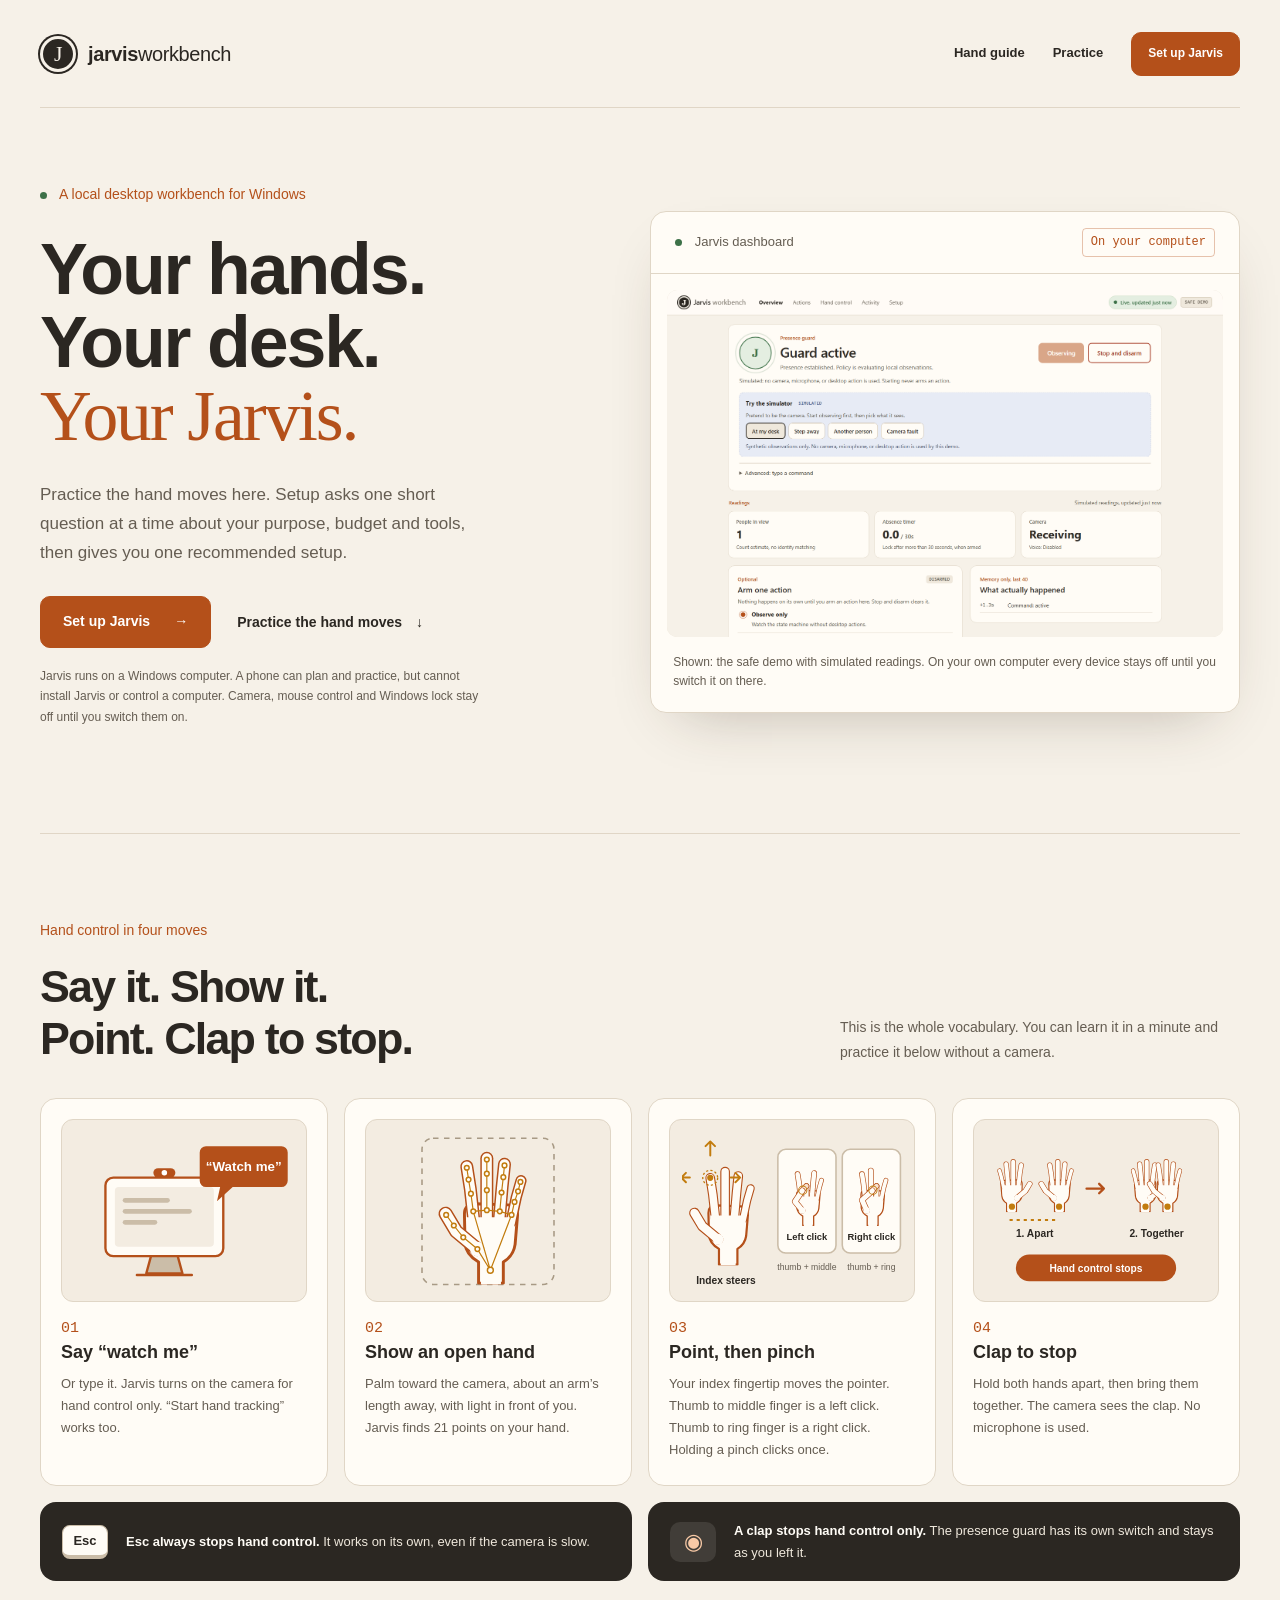
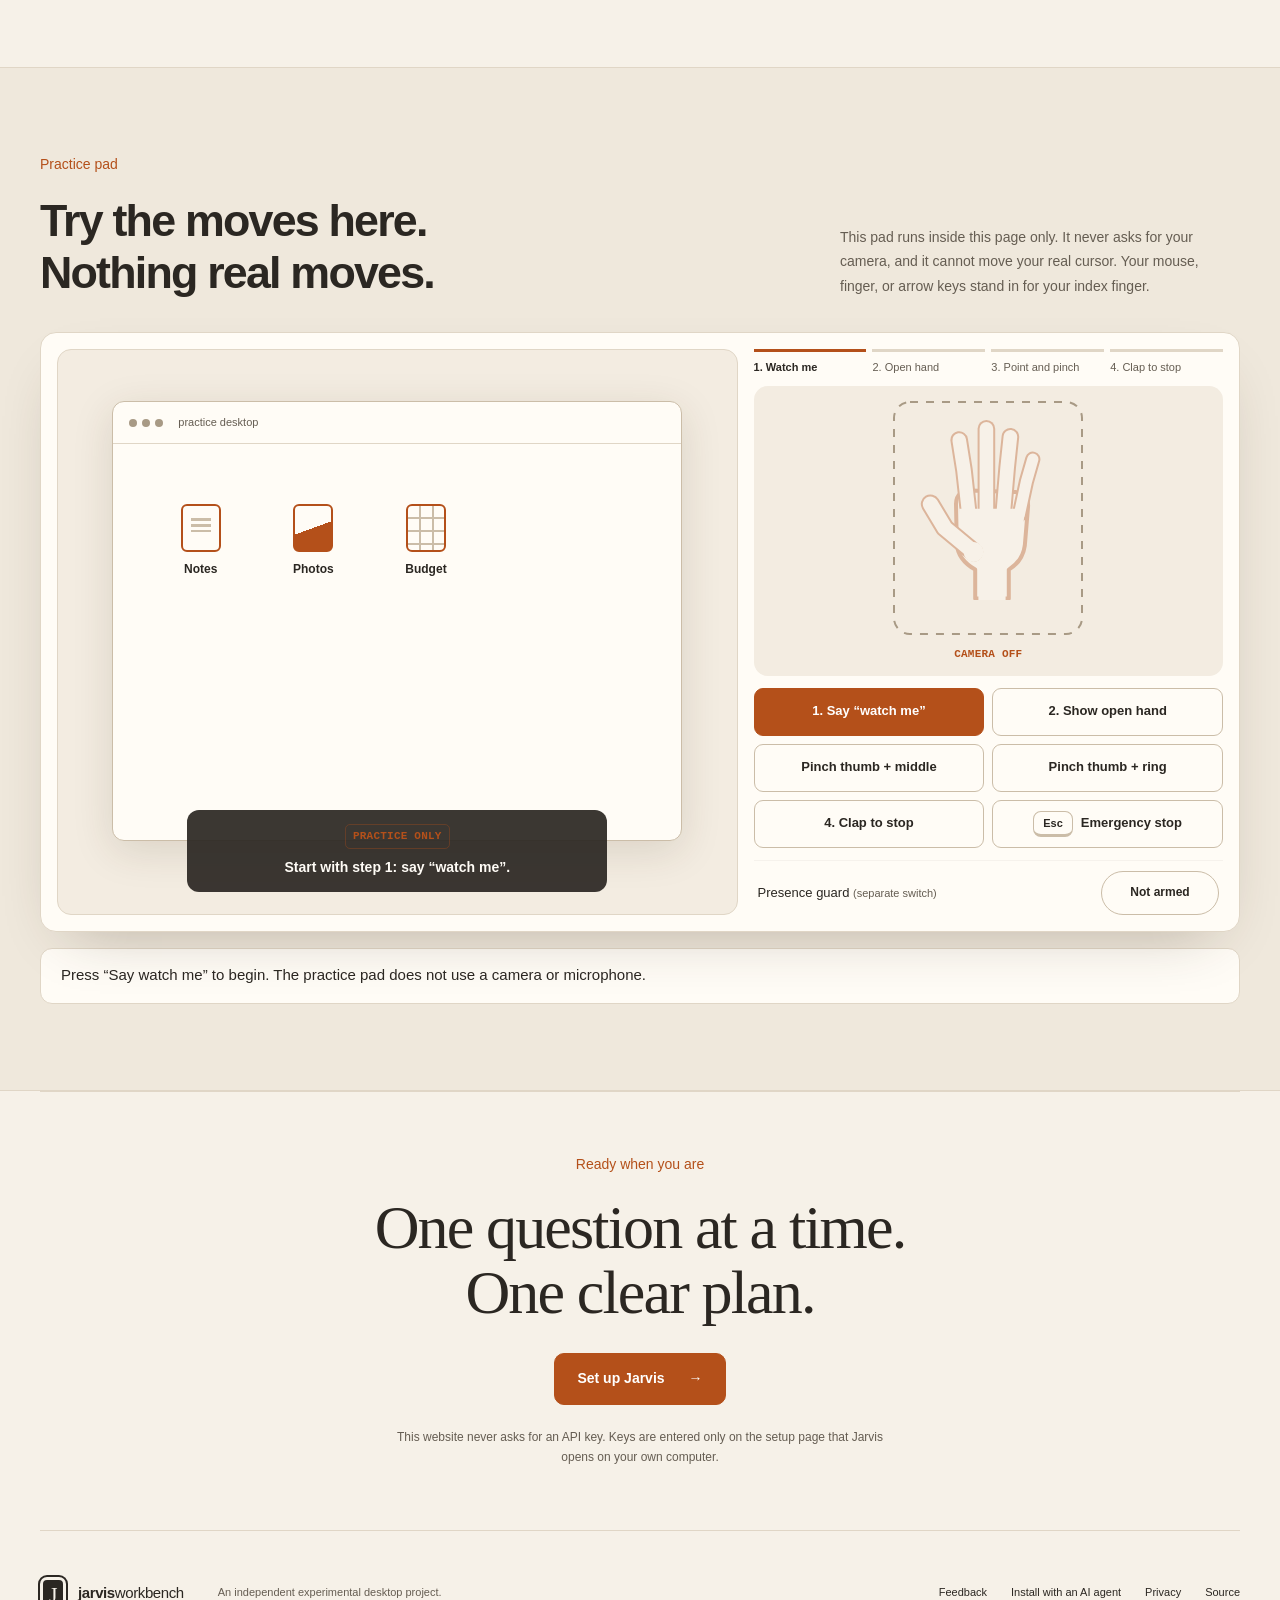
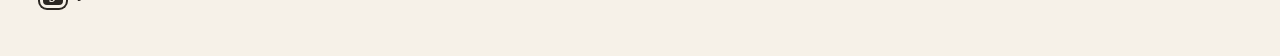
<file: website/index.html>
<!doctype html>
<html lang="en">
<head>
  <meta charset="utf-8"><meta name="viewport" content="width=device-width,initial-scale=1"><meta name="theme-color" content="#f6f1e8">
  <meta name="description" content="Set up Jarvis on your Windows computer one question at a time. See the four hand moves and practice them here first.">
  <meta http-equiv="Content-Security-Policy" content="default-src 'self'; script-src 'self'; style-src 'self'; img-src 'self' data:; connect-src 'self'; object-src 'none'; base-uri 'none'; form-action 'self'">
  <title>Get Jarvis Workbench | Your hands. Your desk.</title>
  <link rel="icon" href="favicon.svg">
  <link rel="stylesheet" href="site.css"><script src="site.js" defer></script>
</head>
<body>
  <a class="skip" href="#main">Skip to content</a>
  <svg class="sprite" aria-hidden="true" focusable="false" xmlns="http://www.w3.org/2000/svg">
    <defs>
      <path id="g-palm" d="M60 120C60 108 68 103 78 103L134 105C145 106 151 113 150 124L146 172C144 186 136 196 126 202L126 238 84 238 84 202C70 194 62 184 61 170Z"/>
      <path id="g-cover" d="M64 126 146 126 142 172C140 184 134 192 122 198L122 240 88 240 88 198C74 191 66 182 65 170Z"/>
      <path id="g-index" d="M76 132 70 78 64 40" fill="none" stroke-linecap="round" stroke-linejoin="round"/>
      <path id="g-middle" d="M98 132 98 70 98 26" fill="none" stroke-linecap="round" stroke-linejoin="round"/>
      <path id="g-ring" d="M119 132 124 74 128 36" fill="none" stroke-linecap="round" stroke-linejoin="round"/>
      <path id="g-pinky" d="M139 134 148 92 156 64" fill="none" stroke-linecap="round" stroke-linejoin="round"/>
      <path id="g-thumb" d="M82 180 46 150 28 120" fill="none" stroke-linecap="round" stroke-linejoin="round"/>
      <path id="g-middle-base" d="M98 132 98 86" fill="none" stroke-linecap="round" stroke-linejoin="round"/>
      <path id="g-middle-tip" d="M98 86 84 100" fill="none" stroke-linecap="round" stroke-linejoin="round"/>
      <path id="g-thumb-middle" d="M82 180 54 146 82 104" fill="none" stroke-linecap="round" stroke-linejoin="round"/>
      <path id="g-ring-base" d="M119 132 120 86" fill="none" stroke-linecap="round" stroke-linejoin="round"/>
      <path id="g-ring-tip" d="M120 86 106 100" fill="none" stroke-linecap="round" stroke-linejoin="round"/>
      <path id="g-thumb-ring" d="M82 180 64 140 104 104" fill="none" stroke-linecap="round" stroke-linejoin="round"/>
    </defs>
    <symbol id="g-hand-open" viewBox="0 0 200 240">
      <use href="#g-palm" fill="#fffcf6" stroke="#b4501a" stroke-width="5" stroke-linejoin="round"/>
      <use href="#g-pinky" stroke="#b4501a" stroke-width="19"/><use href="#g-pinky" stroke="#fffcf6" stroke-width="14"/><use href="#g-ring" stroke="#b4501a" stroke-width="22"/><use href="#g-ring" stroke="#fffcf6" stroke-width="17"/><use href="#g-middle" stroke="#b4501a" stroke-width="22"/><use href="#g-middle" stroke="#fffcf6" stroke-width="17"/><use href="#g-index" stroke="#b4501a" stroke-width="22"/><use href="#g-index" stroke="#fffcf6" stroke-width="17"/>
      <use href="#g-cover" fill="#fffcf6"/>
      <use href="#g-thumb" stroke="#b4501a" stroke-width="24"/><use href="#g-thumb" stroke="#fffcf6" stroke-width="19"/><circle cx="82" cy="180" r="12.5" fill="#fffcf6"/>
    </symbol>
    <symbol id="g-hand-left-click" viewBox="0 0 200 240">
      <use href="#g-palm" fill="#fffcf6" stroke="#b4501a" stroke-width="5" stroke-linejoin="round"/>
      <use href="#g-pinky" stroke="#b4501a" stroke-width="19"/><use href="#g-pinky" stroke="#fffcf6" stroke-width="14"/><use href="#g-ring" stroke="#b4501a" stroke-width="22"/><use href="#g-ring" stroke="#fffcf6" stroke-width="17"/><use href="#g-index" stroke="#b4501a" stroke-width="22"/><use href="#g-index" stroke="#fffcf6" stroke-width="17"/><use href="#g-middle-base" stroke="#b4501a" stroke-width="22"/><use href="#g-middle-base" stroke="#fffcf6" stroke-width="17"/>
      <use href="#g-cover" fill="#fffcf6"/>
      <use href="#g-middle-tip" stroke="#b4501a" stroke-width="22"/><use href="#g-middle-tip" stroke="#f8e4d3" stroke-width="17"/>
      <use href="#g-thumb-middle" stroke="#b4501a" stroke-width="24"/><use href="#g-thumb-middle" stroke="#fffcf6" stroke-width="19"/><circle cx="82" cy="180" r="12.5" fill="#fffcf6"/>
      <circle cx="84" cy="102" r="16" fill="none" stroke="#c27c0e" stroke-width="4"/>
    </symbol>
    <symbol id="g-hand-right-click" viewBox="0 0 200 240">
      <use href="#g-palm" fill="#fffcf6" stroke="#b4501a" stroke-width="5" stroke-linejoin="round"/>
      <use href="#g-pinky" stroke="#b4501a" stroke-width="19"/><use href="#g-pinky" stroke="#fffcf6" stroke-width="14"/><use href="#g-middle" stroke="#b4501a" stroke-width="22"/><use href="#g-middle" stroke="#fffcf6" stroke-width="17"/><use href="#g-index" stroke="#b4501a" stroke-width="22"/><use href="#g-index" stroke="#fffcf6" stroke-width="17"/><use href="#g-ring-base" stroke="#b4501a" stroke-width="22"/><use href="#g-ring-base" stroke="#fffcf6" stroke-width="17"/>
      <use href="#g-cover" fill="#fffcf6"/>
      <use href="#g-ring-tip" stroke="#b4501a" stroke-width="22"/><use href="#g-ring-tip" stroke="#f8e4d3" stroke-width="17"/>
      <use href="#g-thumb-ring" stroke="#b4501a" stroke-width="24"/><use href="#g-thumb-ring" stroke="#fffcf6" stroke-width="19"/><circle cx="82" cy="180" r="12.5" fill="#fffcf6"/>
      <circle cx="106" cy="102" r="16" fill="none" stroke="#c27c0e" stroke-width="4"/>
    </symbol>
    <symbol id="g-index-mark" viewBox="0 0 200 240">
      <circle cx="64" cy="40" r="17" fill="none" stroke="#c27c0e" stroke-width="3" stroke-dasharray="5 5"/>
      <circle cx="64" cy="40" r="7" fill="#c27c0e"/>
    </symbol>
    <symbol id="g-landmarks" viewBox="0 0 200 240">
      <g fill="none" stroke="#c27c0e" stroke-width="2" stroke-linecap="round" stroke-linejoin="round">
        <path d="M104 216 82 180 58 160 42 140 29 122M104 216 75 116 71 86 67 62 64 42M98 114 98 80 98 52 98 28M120 116 123 84 126 58 128 38M104 216 140 122 145 100 151 82 155 66M75 116 98 114 120 116 140 122"/>
      </g>
      <g fill="#fffcf6" stroke="#c27c0e" stroke-width="2.5">
        <circle cx="104" cy="216" r="5"/><circle cx="82" cy="180" r="4"/><circle cx="58" cy="160" r="4"/><circle cx="42" cy="140" r="4"/><circle cx="29" cy="122" r="4"/>
        <circle cx="75" cy="116" r="4"/><circle cx="71" cy="86" r="4"/><circle cx="67" cy="62" r="4"/><circle cx="64" cy="42" r="4"/>
        <circle cx="98" cy="114" r="4"/><circle cx="98" cy="80" r="4"/><circle cx="98" cy="52" r="4"/><circle cx="98" cy="28" r="4"/>
        <circle cx="120" cy="116" r="4"/><circle cx="123" cy="84" r="4"/><circle cx="126" cy="58" r="4"/><circle cx="128" cy="38" r="4"/>
        <circle cx="140" cy="122" r="4"/><circle cx="145" cy="100" r="4"/><circle cx="151" cy="82" r="4"/><circle cx="155" cy="66" r="4"/>
      </g>
    </symbol>
  </svg>
  <header class="nav wrap"><a class="brand" href="index.html" aria-label="Jarvis Workbench home"><span class="brand-mark">J</span><span>jarvis<span class="brand-light">workbench</span></span></a><nav aria-label="Main"><a href="#hands">Hand guide</a><a href="#practice">Practice</a><a class="button small primary" href="setup.html">Set up Jarvis</a></nav></header>
  <main id="main">
    <section class="hero wrap">
      <div class="hero-copy"><div class="eyebrow"><span class="live-dot"></span> A local desktop workbench for Windows</div><h1>Your hands.<br>Your desk.<br><em>Your Jarvis.</em></h1><p class="lead">Practice the hand moves here. Setup asks one short question at a time about your purpose, budget and tools, then gives you one recommended setup.</p><div class="hero-actions"><a class="button primary" href="setup.html">Set up Jarvis <span aria-hidden="true">&rarr;</span></a><a class="text-link" href="#practice">Practice the hand moves <span aria-hidden="true">&darr;</span></a></div><p class="quiet">Jarvis runs on a Windows computer. A phone can plan and practice, but cannot install Jarvis or control a computer. Camera, mouse control and Windows lock stay off until you switch them on.</p></div>
      <figure class="workbench shot" id="dashboard-shot"><div class="workbench-top"><span><span class="live-dot"></span> Jarvis dashboard</span><span class="chip">On your computer</span></div><div class="shot-frame"><img id="dashboard-img" src="dashboard-preview.png" width="1440" height="1000" alt="Screenshot of the Jarvis dashboard in its safe demo, with simulated readings and the Start observing and Stop controls." decoding="async"><div class="shot-missing" aria-hidden="true"><span class="brand-mark">J</span><span>Dashboard preview</span></div></div><figcaption>Shown: the safe demo with simulated readings. On your own computer every device stays off until you switch it on there.</figcaption></figure>
    </section>
    <section class="hands section wrap" id="hands" aria-labelledby="hands-title">
      <div class="section-heading"><div><p class="eyebrow">Hand control in four moves</p><h2 id="hands-title">Say it. Show it.<br>Point. Clap to stop.</h2></div><p class="heading-note">This is the whole vocabulary. You can learn it in a minute and practice it below without a camera.</p></div>
      <ol class="gesture-steps">
        <li class="gesture-card">
          <figure>
            <svg viewBox="0 0 280 200" role="img" aria-labelledby="gs1-t gs1-d"><title id="gs1-t">Step 1: say watch me</title><desc id="gs1-d">A computer screen with a webcam on top. A speech bubble says watch me.</desc>
              <rect x="40" y="58" width="150" height="100" rx="10" fill="#fffcf6" stroke="#b4501a" stroke-width="3"/><rect x="52" y="70" width="126" height="76" rx="5" fill="#f3ece1"/><path d="M98 158h34l6 22h-46Z" fill="#cbbda8" stroke="#b4501a" stroke-width="3" stroke-linejoin="round"/><path d="M80 182h70" stroke="#b4501a" stroke-width="3" stroke-linecap="round"/><rect x="101" y="46" width="28" height="12" rx="6" fill="#b4501a"/><circle cx="115" cy="52" r="3.5" fill="#ffffff"/>
              <rect x="62" y="84" width="60" height="6" rx="3" fill="#cbbda8"/><rect x="62" y="98" width="88" height="6" rx="3" fill="#cbbda8"/><rect x="62" y="112" width="44" height="6" rx="3" fill="#cbbda8"/>
              <path d="M168 18h96a8 8 0 0 1 8 8v36a8 8 0 0 1-8 8h-62l-20 18 4-18h-18a8 8 0 0 1-8-8V26a8 8 0 0 1 8-8Z" fill="#b4501a"/><text x="216" y="50" text-anchor="middle" fill="#ffffff" font-size="17" font-weight="700" font-family="Inter,Segoe UI,Arial,sans-serif">“Watch me”</text>
            </svg>
          </figure>
          <span class="step-no">01</span><h3>Say “watch me”</h3><p>Or type it. Jarvis turns on the camera for hand control only. “Start hand tracking” works too.</p>
        </li>
        <li class="gesture-card">
          <figure>
            <svg viewBox="0 0 280 200" role="img" aria-labelledby="gs2-t gs2-d"><title id="gs2-t">Step 2: show an open hand</title><desc id="gs2-d">An open hand with the palm facing the camera. Small dots mark the points the tracker finds on the wrist, palm, and each finger.</desc>
              <rect x="56" y="8" width="168" height="186" rx="14" fill="none" stroke="#a89a85" stroke-width="2" stroke-dasharray="7 7"/>
              <use href="#g-hand-open" x="65" y="14" width="150" height="180"/><use href="#g-landmarks" x="65" y="14" width="150" height="180"/>
            </svg>
          </figure>
          <span class="step-no">02</span><h3>Show an open hand</h3><p>Palm toward the camera, about an arm’s length away, with light in front of you. Jarvis finds 21 points on your hand.</p>
        </li>
        <li class="gesture-card">
          <figure>
            <svg viewBox="0 0 280 200" role="img" aria-labelledby="gs3-t gs3-d"><title id="gs3-t">Step 3: point to steer, pinch to click</title><desc id="gs3-d">Your index fingertip steers the pointer. Touching thumb to middle fingertip is a left click. Touching thumb to ring fingertip is a right click.</desc>
              <use href="#g-hand-open" x="0" y="36" width="112" height="134"/><use href="#g-index-mark" x="0" y="36" width="112" height="134"/>
              <g fill="none" stroke="#c27c0e" stroke-width="2.5" stroke-linecap="round" stroke-linejoin="round"><path d="M36 30V12M30 18l6-6 6 6M10 58H0M5 52l-6 6 6 6M62 58h12M68 52l6 6-6 6"/></g>
              <text x="56" y="194" text-anchor="middle" fill="#2b2722" font-size="13" font-weight="700" font-family="Inter,Segoe UI,Arial,sans-serif">Index steers</text>
              <rect x="122" y="22" width="74" height="132" rx="10" fill="#fffcf6" stroke="#cbbda8" stroke-width="2"/><use href="#g-hand-left-click" x="126" y="40" width="66" height="80"/>
              <text x="159" y="138" text-anchor="middle" fill="#2b2722" font-size="12" font-weight="700" font-family="Inter,Segoe UI,Arial,sans-serif">Left click</text>
              <rect x="204" y="22" width="74" height="132" rx="10" fill="#fffcf6" stroke="#cbbda8" stroke-width="2"/><use href="#g-hand-right-click" x="208" y="40" width="66" height="80"/>
              <text x="241" y="138" text-anchor="middle" fill="#2b2722" font-size="12" font-weight="700" font-family="Inter,Segoe UI,Arial,sans-serif">Right click</text>
              <text x="159" y="176" text-anchor="middle" fill="#655d52" font-size="11" font-family="Inter,Segoe UI,Arial,sans-serif">thumb + middle</text>
              <text x="241" y="176" text-anchor="middle" fill="#655d52" font-size="11" font-family="Inter,Segoe UI,Arial,sans-serif">thumb + ring</text>
            </svg>
          </figure>
          <span class="step-no">03</span><h3>Point, then pinch</h3><p>Your index fingertip moves the pointer. Thumb to middle finger is a left click. Thumb to ring finger is a right click. Holding a pinch clicks once.</p>
        </li>
        <li class="gesture-card">
          <figure>
            <svg viewBox="0 0 280 200" role="img" aria-labelledby="gs4-t gs4-d"><title id="gs4-t">Step 4: clap to stop</title><desc id="gs4-d">First two open hands are held apart. Then the hands come together until the wrists nearly touch. Hand control stops.</desc>
              <g transform="translate(64 30) scale(-1 1)"><use href="#g-hand-open" width="60" height="72"/></g><use href="#g-hand-open" x="62" y="30" width="60" height="72"/>
              <path d="M30 112h62" stroke="#c27c0e" stroke-width="2.5" stroke-dasharray="4 5"/><circle cx="33" cy="95" r="4" fill="#c27c0e"/><circle cx="93" cy="95" r="4" fill="#c27c0e"/>
              <text x="62" y="134" text-anchor="middle" fill="#2b2722" font-size="13" font-weight="700" font-family="Inter,Segoe UI,Arial,sans-serif">1. Apart</text>
              <path d="M128 72h22M144 66l6 6-6 6" fill="none" stroke="#b4501a" stroke-width="3" stroke-linecap="round" stroke-linejoin="round"/>
              <g transform="translate(234 30) scale(-1 1)"><use href="#g-hand-open" width="60" height="72"/></g><use href="#g-hand-open" x="200" y="30" width="60" height="72"/>
              <circle cx="203" cy="95" r="4" fill="#c27c0e"/><circle cx="231" cy="95" r="4" fill="#c27c0e"/>
              <text x="217" y="134" text-anchor="middle" fill="#2b2722" font-size="13" font-weight="700" font-family="Inter,Segoe UI,Arial,sans-serif">2. Together</text>
              <rect x="38" y="156" width="204" height="34" rx="17" fill="#b4501a"/><text x="140" y="178" text-anchor="middle" fill="#ffffff" font-size="13" font-weight="700" font-family="Inter,Segoe UI,Arial,sans-serif">Hand control stops</text>
            </svg>
          </figure>
          <span class="step-no">04</span><h3>Clap to stop</h3><p>Hold both hands apart, then bring them together. The camera sees the clap. No microphone is used.</p>
        </li>
      </ol>
      <div class="stop-strip">
        <div><kbd>Esc</kbd><p><strong>Esc always stops hand control.</strong> It works on its own, even if the camera is slow.</p></div>
        <div><span class="guard-icon" aria-hidden="true">◉</span><p><strong>A clap stops hand control only.</strong> The presence guard has its own switch and stays as you left it.</p></div>
      </div>
    </section>

    <section class="practice section" id="practice" aria-labelledby="practice-title">
      <div class="wrap">
        <div class="section-heading"><div><p class="eyebrow">Practice pad</p><h2 id="practice-title">Try the moves here.<br>Nothing real moves.</h2></div><p class="heading-note">This pad runs inside this page only. It never asks for your camera, and it cannot move your real cursor. Your mouse, finger, or arrow keys stand in for your index finger.</p></div>
        <div class="pad">
          <div class="pad-stage" id="pad-stage" tabindex="0" aria-label="Practice area. After the open hand step, drag inside here or use the arrow keys to steer the practice pointer." aria-describedby="pad-status">
            <div class="pad-window" aria-hidden="true">
              <div class="window-bar"><i></i><i></i><i></i><span>practice desktop</span></div>
              <div class="pad-targets"><div class="pad-target" data-target="Notes"><span class="t-icon t-note"></span>Notes</div><div class="pad-target" data-target="Photos"><span class="t-icon t-photo"></span>Photos</div><div class="pad-target" data-target="Budget"><span class="t-icon t-sheet"></span>Budget</div></div>
              <div class="pad-menu" id="pad-menu" hidden><span>Open</span><span>Rename</span><span>Properties</span></div>
            </div>
            <svg class="pad-pointer" id="pad-pointer" viewBox="0 0 30 38" aria-hidden="true"><path d="M3 2v29l8-8 7 13 6-3-7-13 11-1Z"/></svg>
            <div class="pad-overlay" id="pad-overlay"><span class="chip-light">PRACTICE ONLY</span><strong id="pad-overlay-text">Start with step 1: say “watch me”.</strong></div>
          </div>
          <div class="pad-side">
            <ol class="pad-progress" id="pad-progress" aria-label="Practice progress">
              <li data-step="1" aria-current="step">Watch me</li><li data-step="2">Open hand</li><li data-step="3">Point and pinch</li><li data-step="4">Clap to stop</li>
            </ol>
            <div class="pad-hand" id="pad-hand-box">
              <svg viewBox="0 0 200 240" role="img" aria-labelledby="pad-hand-title" id="pad-hand-svg"><title id="pad-hand-title">Practice hand: waiting</title>
                <rect x="6" y="4" width="188" height="232" rx="16" fill="none" stroke="#a89a85" stroke-width="2" stroke-dasharray="8 8"/>
                <g class="pad-one" id="pad-one"><use id="pad-hand-use" href="#g-hand-open" x="20" y="10" width="160" height="192"/><use class="pad-mark" href="#g-index-mark" x="20" y="10" width="160" height="192"/></g>
                <g class="pad-clap" id="pad-clap"><g class="clap-l"><g transform="translate(124 60) scale(-1 1)"><use href="#g-hand-open" width="90" height="108"/></g></g><g class="clap-r"><use href="#g-hand-open" x="76" y="60" width="90" height="108"/></g></g>
              </svg>
              <span class="pad-hand-label" id="pad-hand-label" aria-hidden="true">Camera off</span>
            </div>
            <div class="pad-buttons">
              <button type="button" data-pad="watch">1. Say “watch me”</button>
              <button type="button" data-pad="open">2. Show open hand</button>
              <button type="button" data-pad="left">Pinch thumb + middle</button>
              <button type="button" data-pad="right">Pinch thumb + ring</button>
              <button type="button" data-pad="clap">4. Clap to stop</button>
              <button type="button" data-pad="esc"><kbd>Esc</kbd> Emergency stop</button>
            </div>
            <div class="pad-guard"><span>Presence guard <small>(separate switch)</small></span><button type="button" id="pad-guard" aria-pressed="false">Not armed</button></div>
          </div>
        </div>
        <p class="pad-status" id="pad-status" role="status" aria-live="polite">Press “Say watch me” to begin. The practice pad does not use a camera or microphone.</p>
      </div>
    </section>
    <section class="final-cta wrap"><p class="eyebrow">Ready when you are</p><h2>One question at a time.<br>One clear plan.</h2><a class="button primary" href="setup.html">Set up Jarvis <span aria-hidden="true">&rarr;</span></a><p class="quiet center">This website never asks for an API key. Keys are entered only on the setup page that Jarvis opens on your own computer.</p></section>
  </main><footer class="wrap"><a class="brand" href="index.html"><span class="brand-mark">J</span><span>jarvis<span class="brand-light">workbench</span></span></a><p>An independent experimental desktop project.</p><div><a href="https://github.com/Jgolding1998/Jgolding1998/issues/new?template=feedback.yml" target="_blank" rel="noopener noreferrer">Feedback</a><a href="https://github.com/Jgolding1998/jarvis-workbench/blob/main/docs/INSTALL_WITH_AGENT.md" target="_blank" rel="noopener noreferrer">Install with an AI agent</a><a href="privacy.html">Privacy</a><a href="https://github.com/Jgolding1998/jarvis-workbench" target="_blank" rel="noopener noreferrer">Source</a></div></footer>
</body></html>
</file>
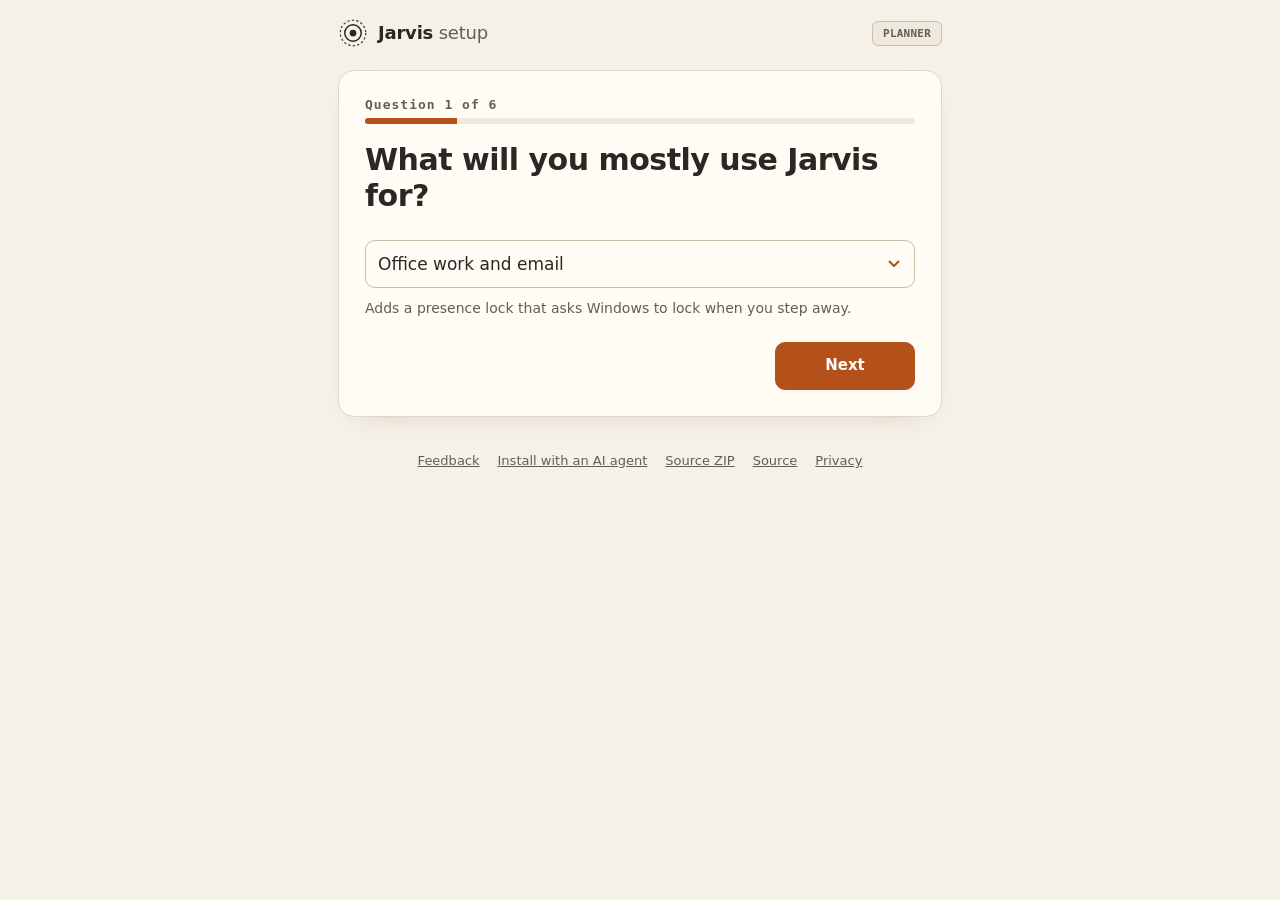
<file: web/setup.html>
<!doctype html>
<html lang="en">
<head>
<meta charset="utf-8">
<meta name="viewport" content="width=device-width, initial-scale=1">
<meta name="jarvis-mode" content="auto">
<meta http-equiv="Content-Security-Policy" content="default-src 'self'; script-src 'self'; style-src 'self'; img-src 'self' data:; connect-src 'self'; object-src 'none'; base-uri 'none'; form-action 'self'">
<meta name="description" content="Set up Jarvis one short question at a time and get one recommended setup with install steps.">
<meta name="theme-color" content="#f6f1e8">
<title>Set up Jarvis</title>
<link rel="icon" href="favicon.svg">
<link rel="stylesheet" href="setup.css">
<script src="setup.js" defer></script>
</head>
<body>
<a class="skip" href="#main">Skip to setup</a>
<div class="shell">
  <header class="top">
    <span class="brand">
      <svg class="mark" viewBox="0 0 40 40" aria-hidden="true" focusable="false"><circle cx="20" cy="20" r="17" fill="none" stroke="currentColor" stroke-width="1.5" stroke-dasharray="3 3"/><circle cx="20" cy="20" r="11" fill="none" stroke="currentColor" stroke-width="2"/><circle cx="20" cy="20" r="4.5" fill="currentColor"/></svg>
      <span>Jarvis<span class="light"> setup</span></span>
    </span>
    <span id="mode-badge" class="badge">LOADING</span>
  </header>

  <main id="main" tabindex="-1">
    <noscript><p class="card">This setup page needs JavaScript. The written guide is in docs/INSTALL_WITH_AGENT.md in the source repository.</p></noscript>
    <p id="notice" class="notice" role="status" hidden></p>

    <form id="wizard" class="card wizard" novalidate hidden>
      <div class="progress">
        <p id="progress" class="progress-text">Question 1 of 6</p>
        <div class="progress-bar" aria-hidden="true"><span id="progress-fill"></span></div>
      </div>

      <section class="step" data-step="role">
        <h1 id="role-title" tabindex="-1"><label for="role">What will you mostly use Jarvis for?</label></h1>
        <select id="role" name="role" aria-describedby="progress role-hint step-error"></select>
        <p id="role-hint" class="hint"></p>
      </section>

      <section class="step" data-step="budget" hidden>
        <h1 id="budget-title" tabindex="-1"><label for="budget">Monthly budget for paid AI</label></h1>
        <output id="budget-value" for="budget budget-exact" class="budget-value">$0, free only</output>
        <input id="budget" name="budget" type="range" min="0" max="1000" step="1" value="0" aria-describedby="progress budget-hint">
        <div class="ticks" aria-hidden="true"><span>$0</span><span>$500</span><span>$1,000</span></div>
        <div class="exact">
          <label for="budget-exact">Or type an amount, up to $10,000</label>
          <input id="budget-exact" name="budget-exact" type="number" inputmode="numeric" min="0" max="10000" step="1" value="0" aria-describedby="budget-hint step-error">
        </div>
        <p id="budget-hint" class="hint">$0 keeps everything free. This is a limit for paid AI on your computer, not a bill.</p>
      </section>

      <section class="step" data-step="existing" hidden>
        <h1 id="existing-title" tabindex="-1"><label for="existing">Which AI do you already have?</label></h1>
        <select id="existing" name="existing" aria-describedby="progress existing-hint step-error"></select>
        <p id="existing-hint" class="hint"></p>
      </section>

      <section class="step" data-step="dictation" hidden>
        <h1 id="dictation-title" tabindex="-1"><label for="dictation">How do you want to give Jarvis words?</label></h1>
        <select id="dictation" name="dictation" aria-describedby="progress dictation-hint step-error"></select>
        <p id="dictation-hint" class="hint"></p>
      </section>

      <section class="step" data-step="reply" hidden>
        <h1 id="reply-title" tabindex="-1"><label for="reply">How should AI replies reach you?</label></h1>
        <select id="reply" name="reply" aria-describedby="progress reply-hint step-error"></select>
        <p id="reply-hint" class="hint"></p>
      </section>

      <section class="step" data-step="automation" hidden>
        <h1 id="automation-title" tabindex="-1"><label for="automation">Anything to automate later? (optional)</label></h1>
        <select id="automation" name="automation" aria-describedby="progress automation-hint step-error"></select>
        <p id="automation-hint" class="hint"></p>
      </section>

      <p id="step-error" class="error" role="alert" hidden></p>
      <div class="nav">
        <button id="back" class="button ghost" type="button" hidden>Back</button>
        <button id="next" class="button primary" type="submit">Next</button>
      </div>
    </form>

    <section id="result" class="card result" aria-labelledby="plan-title" hidden>
      <p class="eyebrow">Your recommended setup</p>
      <h1 id="plan-title" tabindex="-1"></h1>
      <p id="plan-summary" class="summary"></p>
      <ul id="plan-stack" class="stack" aria-label="What this setup uses"></ul>
      <p id="budget-paused" class="caveat" hidden></p>

      <div class="next-step">
        <h2>Next step</h2>
        <div id="get" hidden>
          <a id="download" class="button primary" href="#" rel="noopener noreferrer" hidden>Download Jarvis for Windows (ZIP)</a>
          <span id="download-pending" class="button pending" hidden>Windows download coming soon</span>
          <p id="download-note" class="hint"></p>
        </div>
        <div id="phone" hidden>
          <p class="hint">A phone can plan only. Installing Jarvis, the camera, hand control and Windows lock need a Windows computer. Open this link there:</p>
          <code id="handoff-link" class="link-box"></code>
          <button class="button primary" type="button" data-action="copy-link">Copy link for my computer</button>
          <p class="quiet"><a href="practice.html#practice">Practice the hand moves</a></p>
        </div>
        <div id="local" hidden>
          <div id="key-box" class="key-box" hidden>
            <form id="key-form" autocomplete="off" novalidate>
              <label id="key-label" for="key-input"></label>
              <div class="row" id="key-row"><button class="button" type="submit">Save key</button></div>
            </form>
            <div id="key-saved" class="row saved" hidden>
              <span id="key-saved-text"></span>
              <button class="button ghost small" type="button" data-action="key-delete">Remove key</button>
            </div>
            <p class="hint"><a id="key-help" href="#" target="_blank" rel="noopener noreferrer">Get an API key</a>. Kept only on this computer and never shown again. Skip it to stay offline.</p>
          </div>
          <div class="row actions">
            <button id="install" class="button primary" type="button" data-action="install">Install selected tools</button>
            <button id="launch" class="button" type="button" data-action="launch">Open dashboard</button>
          </div>
          <p id="install-state" class="hint" role="status"></p>
          <details id="ai-box" class="more" hidden>
            <summary>Try AI chat (optional)</summary>
            <div class="more-body">
            <p class="hint">AI replies are text only. They cannot operate your computer or fetch live weather.</p>
            <label class="check"><input id="consent" type="checkbox"> Allow a short request that may use credits or trial quota</label>
            <div><button class="button ghost small" type="button" data-action="test">Test connection</button></div>
            <label for="prompt">Question</label>
            <textarea id="prompt" rows="3" maxlength="4000" spellcheck="true"></textarea>
            <div id="speak-row" class="row" hidden>
              <label class="check"><input id="speak" type="checkbox"> Read replies aloud with a voice on this computer</label>
              <button id="stop-speaking" class="button ghost small" type="button" data-action="stop-speaking" hidden>Stop</button>
            </div>
            <div><button class="button small" type="button" data-action="chat">Ask</button></div>
            <p id="chat-reply" class="reply" hidden></p>
            </div>
          </details>
        </div>
        <p id="status" class="status" role="status" aria-live="polite"></p>
      </div>

      <h2>All steps</h2>
      <ol id="plan-steps" class="steps"></ol>

      <details class="more">
        <summary>Costs, limits and notes</summary>
        <div class="more-body">
        <p id="budget-line" class="hint"></p>
        <div id="budget-meter" class="meter-box" hidden>
          <div class="meter-row"><span id="meter-text"></span><span id="meter-month" class="mono"></span></div>
          <meter id="meter-bar" min="0" max="1" value="0" aria-label="Allowance reserved this month"></meter>
          <p id="meter-note" class="hint"></p>
        </div>
        <ul id="plan-tradeoffs" class="notes"></ul>
        <p class="hint"><a id="provider-link" href="#" target="_blank" rel="noopener noreferrer">Provider sign-up page</a></p>
        <p id="limit-help" class="hint" hidden><a id="limit-link" href="#" target="_blank" rel="noopener noreferrer"></a></p>
        </div>
      </details>

      <div class="row tools">
        <button id="change" class="button ghost small" type="button" data-action="change">Change answers</button>
        <button class="button ghost small" type="button" data-action="save-json">Save my choices (JSON)</button>
        <button class="button ghost small local-only" type="button" data-action="import-choices" hidden>Load saved choices</button>
        <button class="button ghost small local-only" type="button" data-action="exit" hidden>Close setup</button>
      </div>
      <input id="import-choices" type="file" accept="application/json,.json" hidden>
    </section>
  </main>

  <footer class="foot" aria-label="Project links">
    <a id="feedback" href="#" target="_blank" rel="noopener noreferrer">Feedback</a>
    <a class="agent-guide" href="#" target="_blank" rel="noopener noreferrer">Install with an AI agent</a>
    <a id="source-zip" href="#" rel="noopener noreferrer">Source ZIP</a>
    <a id="source-repo" href="#" target="_blank" rel="noopener noreferrer">Source</a>
    <a id="privacy-link" href="privacy.html" hidden>Privacy</a>
  </footer>
</div>
</body>
</html>
</file>
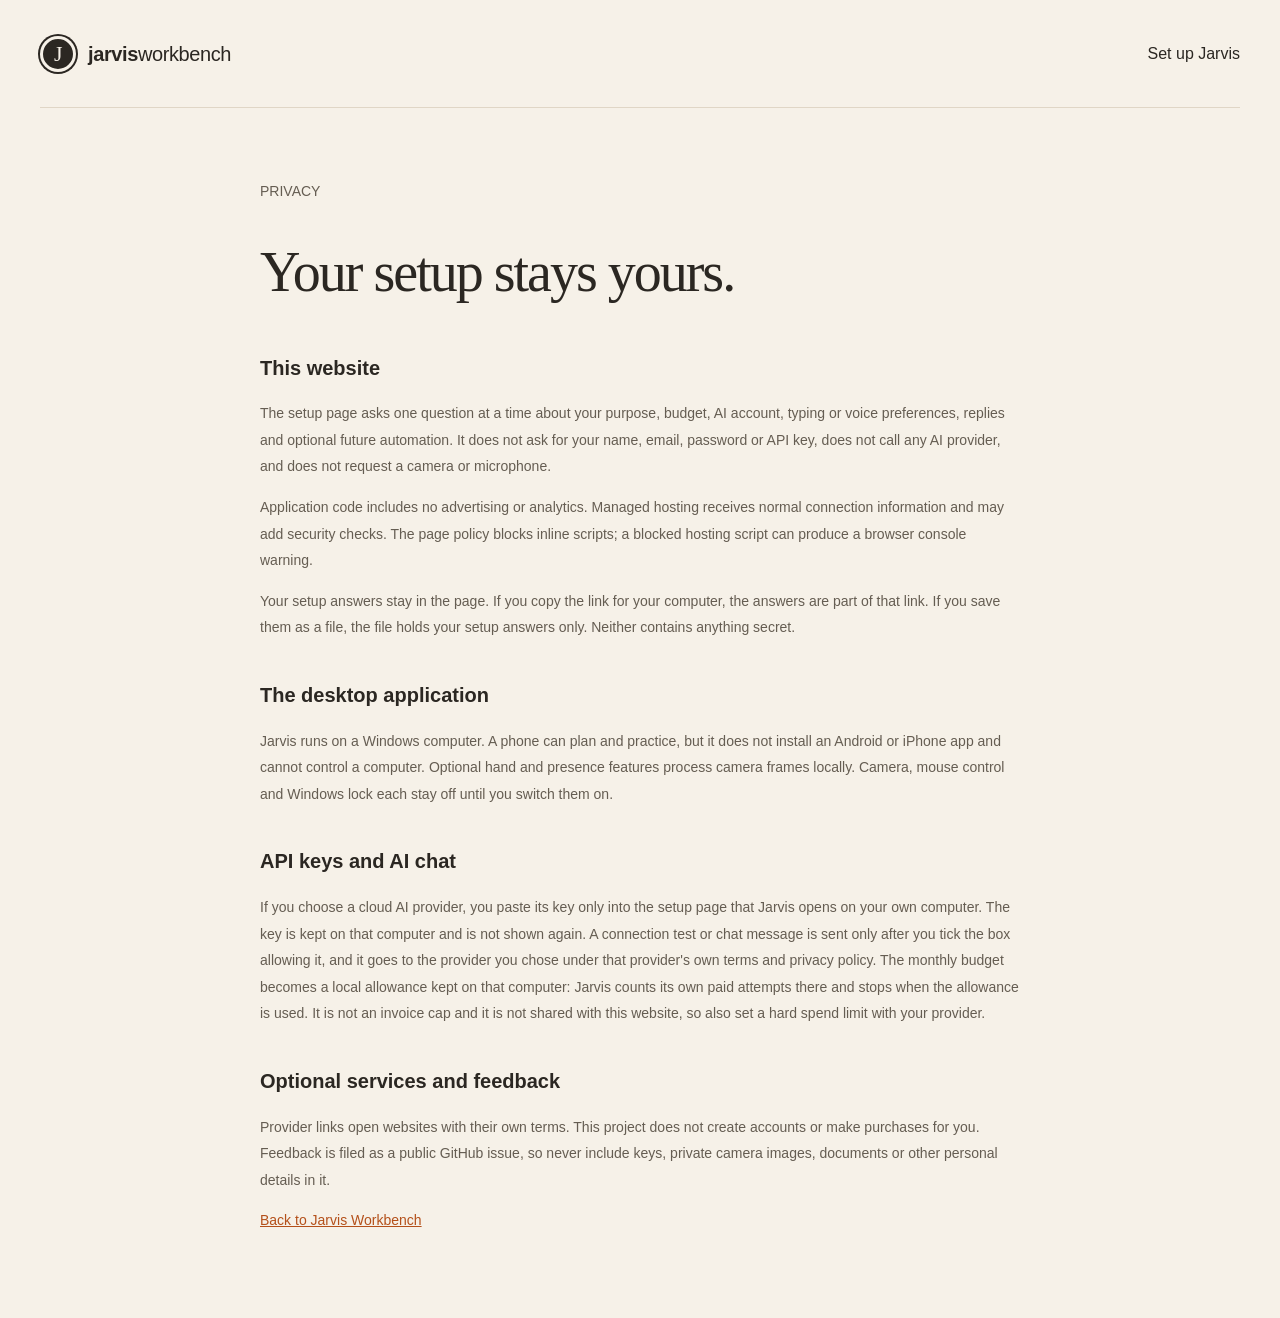
<file: website/privacy.html>
<!doctype html>
<html lang="en">
<head>
  <meta charset="utf-8"><meta name="viewport" content="width=device-width,initial-scale=1">
  <meta http-equiv="Content-Security-Policy" content="default-src 'self'; script-src 'self'; style-src 'self'; img-src 'self' data:; connect-src 'self'; object-src 'none'; base-uri 'none'; form-action 'self'">
  <title>Privacy | Jarvis Workbench</title>
  <link rel="icon" href="favicon.svg"><link rel="stylesheet" href="site.css">
</head>
<body>
  <header class="nav wrap"><a class="brand" href="index.html"><span class="brand-mark">J</span><span>jarvis<span class="brand-light">workbench</span></span></a><a href="setup.html">Set up Jarvis</a></header>
  <main class="wrap privacy">
    <p class="eyebrow">PRIVACY</p><h1>Your setup stays yours.</h1>
    <h2>This website</h2>
    <p>The setup page asks one question at a time about your purpose, budget, AI account, typing or voice preferences, replies and optional future automation. It does not ask for your name, email, password or API key, does not call any AI provider, and does not request a camera or microphone.</p>
    <p>Application code includes no advertising or analytics. Managed hosting receives normal connection information and may add security checks. The page policy blocks inline scripts; a blocked hosting script can produce a browser console warning.</p>
    <p>Your setup answers stay in the page. If you copy the link for your computer, the answers are part of that link. If you save them as a file, the file holds your setup answers only. Neither contains anything secret.</p>
    <h2>The desktop application</h2>
    <p>Jarvis runs on a Windows computer. A phone can plan and practice, but it does not install an Android or iPhone app and cannot control a computer. Optional hand and presence features process camera frames locally. Camera, mouse control and Windows lock each stay off until you switch them on.</p>
    <h2>API keys and AI chat</h2>
    <p>If you choose a cloud AI provider, you paste its key only into the setup page that Jarvis opens on your own computer. The key is kept on that computer and is not shown again. A connection test or chat message is sent only after you tick the box allowing it, and it goes to the provider you chose under that provider's own terms and privacy policy. The monthly budget becomes a local allowance kept on that computer: Jarvis counts its own paid attempts there and stops when the allowance is used. It is not an invoice cap and it is not shared with this website, so also set a hard spend limit with your provider.</p>
    <h2>Optional services and feedback</h2>
    <p>Provider links open websites with their own terms. This project does not create accounts or make purchases for you. Feedback is filed as a public GitHub issue, so never include keys, private camera images, documents or other personal details in it.</p>
    <p><a href="index.html">Back to Jarvis Workbench</a></p>
  </main>
</body>
</html>
</file>
<file: website/site.css>
@charset "UTF-8";
:root{color-scheme:light;--paper:#f6f1e8;--ink:#2b2722;--muted:#655d52;--line:#e0d6c6;--green:#b4501a;--mint:#b4501a;--orange:#c27c0e;--radius:22px;font-family:Inter,"Segoe UI",Arial,sans-serif;font-size:16px;line-height:1.6;color:var(--ink);background:var(--paper)}
*{box-sizing:border-box}
html{scroll-behavior:smooth;scroll-padding-top:30px}
body{margin:0;overflow-x:hidden}
button,a,input{touch-action:manipulation}
button,a{-webkit-tap-highlight-color:transparent}
a{color:inherit;text-decoration:none}
a:hover{text-decoration:underline}
button{font:inherit;cursor:pointer}
a:focus-visible,button:focus-visible,summary:focus-visible,.pad-stage:focus-visible{outline:3px solid var(--orange);outline-offset:5px}
kbd{display:inline-grid;place-items:center;min-width:46px;height:34px;padding:0 9px;border:1px solid #a89a85;border-bottom-width:4px;border-radius:8px;background:#fffcf6;color:var(--ink);font:700 13px Inter,"Segoe UI",Arial,sans-serif}
.sprite{position:absolute;width:0;height:0;overflow:hidden}
.wrap{width:min(1224px,calc(100% - 80px));margin-inline:auto}
.skip{position:absolute;left:20px;top:12px;transform:translateY(-200%);background:#fffcf6;border:2px solid #b4501a;border-radius:8px;padding:12px 18px;z-index:100}
.skip:focus{transform:none}
.nav{height:108px;display:flex;align-items:center;justify-content:space-between;gap:24px;border-bottom:1px solid var(--line)}
.brand{display:inline-flex;align-items:center;gap:12px;font-size:20px;font-weight:600;letter-spacing:-.4px;white-space:nowrap}
.brand:hover{text-decoration:none}
.brand-light{font-weight:400}
.brand-mark{display:grid;place-items:center;width:36px;height:42px;background:var(--ink);color:var(--mint);border-radius:10px;font-family:Georgia,serif;font-size:28px;font-weight:500}
.nav nav{display:flex;align-items:center;gap:28px;font-size:13px;font-weight:600}
.nav nav>a:not(.button){display:inline-flex;align-items:center;min-height:44px}
.button{display:inline-flex;align-items:center;justify-content:center;gap:24px;min-height:52px;padding:12px 22px;border:1px solid var(--ink);border-radius:10px;font-weight:650;font-size:14px;line-height:1.4;background:transparent}
.button:hover{background:#efe8dc;text-decoration:none}
.button.small{min-height:44px;padding:11px 16px;font-size:12px}
.button.primary{background:var(--ink);color:#2b2722}
.button.primary:hover{background:var(--green)}
.text-link{display:inline-flex;gap:14px;align-items:center;min-height:44px;font-size:14px;font-weight:600}
.quiet{font-size:12px;color:var(--muted);max-width:440px;line-height:1.7}
.eyebrow{font-size:14px;font-weight:500;line-height:1.5;margin:0 0 20px}
.live-dot{display:inline-block;width:7px;height:7px;border-radius:50%;background:#b4501a;margin-right:9px;vertical-align:middle}
.hero{display:grid;grid-template-columns:1fr 1.08fr;gap:64px;padding-block:76px 94px;align-items:center}
.hero h1{font-size:clamp(52px,5.6vw,82px);line-height:1.02;letter-spacing:-5px;font-weight:600;margin:28px 0 28px}
.hero h1 em{font-family:Georgia,"Times New Roman",serif;font-weight:500;color:var(--green)}
.lead{font-size:17px;line-height:1.7;color:var(--muted);max-width:455px;margin-bottom:28px}
.lead strong{font-weight:600;color:var(--ink)}
.hero-actions{display:flex;align-items:center;gap:26px;margin-bottom:18px}

/* Dashboard screenshot frame */
.workbench{background:var(--ink);border-radius:var(--radius);color:#2b2722;box-shadow:0 24px 70px #3a2a1a44;overflow:hidden;border:1px solid #e0d6c6}
.workbench-top{display:flex;align-items:center;justify-content:space-between;gap:12px;font-size:13px;color:#655d52;padding:16px 24px;border-bottom:1px solid #2b27220b}
.chip{font-size:12px;border:1px solid #b4501a55;border-radius:4px;color:var(--mint);padding:4px 8px}
.shot{margin:0;transform:rotate(1.2deg)}
.shot-frame{position:relative;aspect-ratio:16/10;margin:16px 16px 0;border-radius:10px;overflow:hidden;background:#f3ece1}
.shot-frame img{display:block;width:100%;height:100%;object-fit:cover;object-position:top left;position:relative;z-index:1}
.shot-missing{position:absolute;inset:0;display:grid;place-content:center;justify-items:center;gap:12px;color:var(--muted);font-size:13px;font-weight:600;background:repeating-linear-gradient(0deg,transparent 0 31px,#efe3d2 31px 32px),#f3ece1}
.shot.missing img{visibility:hidden}
.shot figcaption{font-size:12px;line-height:1.6;color:#655d52;padding:16px 22px 20px}

/* Sections */
.section{padding-block:86px}
.section h2{font-size:clamp(32px,3.5vw,46px);line-height:1.15;letter-spacing:-1.8px;font-weight:550;margin:0 0 22px}
.section-heading{display:flex;justify-content:space-between;align-items:flex-end;gap:36px;margin-bottom:34px}
.section-heading h2{margin:0}
.heading-note{max-width:400px;font-size:14px;line-height:1.75;color:var(--muted);margin:0}

/* Four-move guide */
.hands{border-top:1px solid var(--line)}
.gesture-steps{list-style:none;margin:0;padding:0;display:grid;grid-template-columns:repeat(4,1fr);gap:16px}
.gesture-card{background:#fffcf6;border:1px solid #e0d6c6;border-radius:16px;padding:20px 20px 24px;display:flex;flex-direction:column}
.gesture-card figure{margin:0 0 18px;background:#efe8dc;border-radius:12px;padding:12px}
.gesture-card svg{display:block;width:100%;height:auto}
.step-no{font:italic 22px Georgia,serif;color:#b4501a}
.gesture-card h3{font-size:18px;line-height:1.3;margin:4px 0 8px;font-weight:600}
.gesture-card p{font-size:13px;line-height:1.7;color:var(--muted);margin:0}
.stop-strip{display:grid;grid-template-columns:1fr 1fr;gap:16px;margin-top:16px}
.stop-strip>div{display:flex;align-items:center;gap:18px;padding:18px 22px;border-radius:14px;background:var(--green);color:#fff}
.stop-strip p{margin:0;font-size:13px;line-height:1.65}
.stop-strip strong{color:#2b2722}
.guard-icon{display:grid;place-items:center;min-width:46px;height:40px;border-radius:10px;background:#2b27220a;color:var(--mint);font-size:22px}

/* Practice pad */
.practice{background:#efe8dc}
.pad{display:grid;grid-template-columns:1.45fr 1fr;gap:16px;background:var(--ink);border-radius:var(--radius);padding:16px;box-shadow:0 24px 70px #3a2a1a44}
.pad-stage{position:relative;min-height:440px;border-radius:14px;overflow:hidden;background:radial-gradient(ellipse at 50% 55%,#b4501a22,transparent 70%),#efe8dc;touch-action:pan-y;cursor:default;user-select:none;-webkit-user-select:none}
.pad-stage.tracking{touch-action:none;cursor:none}
.pad-window{position:absolute;left:8%;top:9%;width:84%;height:78%;background:#f3ece1;border:1px solid #cbbda8;border-radius:12px;box-shadow:0 10px 40px #3a2a1a22;color:var(--ink)}
.window-bar{display:flex;align-items:center;gap:5px;padding:12px 16px;border-bottom:1px solid #e0d6c6;font-size:11px;color:var(--muted)}
.window-bar i{width:8px;height:8px;background:#a89a85;border-radius:50%}
.window-bar span{margin-left:10px}
.pad-targets{display:flex;flex-wrap:wrap;gap:6% ;padding:8% 8%}
.pad-target{display:grid;justify-items:center;gap:8px;width:84px;padding:12px 6px;border-radius:10px;font-size:12px;font-weight:600;border:2px solid transparent;transition:background .15s,border-color .15s}
.pad-target.hover{background:#efe3d2}
.pad-target.selected{background:#f8e4d3;border-color:var(--green)}
.pad-target.opened{background:var(--green);color:#2b2722;border-color:var(--green)}
.t-icon{display:block;width:40px;height:48px;border-radius:6px;border:2px solid var(--green);background:#fffcf6;position:relative}
.t-note::after{content:"";position:absolute;left:8px;right:8px;top:12px;height:14px;background:repeating-linear-gradient(#cbbda8 0 3px,transparent 3px 6px)}
.t-photo{background:linear-gradient(160deg,#fffcf6 50%,#b4501a 50%)}
.t-sheet{background:repeating-linear-gradient(90deg,transparent 0 11px,#cbbda8 11px 13px),repeating-linear-gradient(#fffcf6 0 11px,#cbbda8 11px 13px)}
.pad-menu{position:absolute;z-index:3;display:grid;min-width:130px;padding:6px;border-radius:8px;background:#fffcf6;border:1px solid #cbbda8;box-shadow:0 8px 24px #3a2a1a4c;font-size:12px}
.pad-menu[hidden]{display:none}
.pad-menu span{padding:7px 10px;border-radius:5px}
.pad-menu span:first-child{background:#efe8dc;font-weight:600}
.pad-pointer{position:absolute;z-index:4;left:50%;top:50%;width:26px;height:34px;margin:-2px 0 0 -3px;fill:var(--orange);stroke:#2b2722;stroke-width:1.5;filter:drop-shadow(0 2px 2px #3a2a1a33);opacity:0;transition:opacity .2s,transform .15s;pointer-events:none}
.pad-stage.tracking .pad-pointer{opacity:1}
.pad-pointer.click{transform:scale(.78)}
.pad-pointer.click-right{transform:scale(.78);fill:#c27c0e}
.pad-stage.stopped .pad-pointer{opacity:.3}
.pad-overlay{position:absolute;z-index:5;left:50%;bottom:22px;transform:translateX(-50%);width:min(92%,420px);display:grid;justify-items:center;gap:8px;text-align:center;padding:14px 18px;border-radius:12px;background:#2b2722eb;color:#fffcf6;font-size:14px;line-height:1.5;transition:opacity .2s}
.pad-overlay strong{font-weight:600}
.pad-stage.tracking .pad-overlay{opacity:0}
.chip-light{font-size:11px;letter-spacing:.02em;font-weight:600;color:var(--mint);border:1px solid #b4501a55;border-radius:5px;padding:3px 7px}
.pad-side{display:flex;flex-direction:column;gap:12px;color:#2b2722}
.pad-progress{list-style:none;margin:0;padding:0;display:grid;grid-template-columns:repeat(4,1fr);gap:6px;counter-reset:pad}
.pad-progress li{counter-increment:pad;font-size:11px;line-height:1.3;color:#a89a85;border-top:3px solid #2b272213;padding-top:8px}
.pad-progress li::before{content:counter(pad) ". "}
.pad-progress li.done{color:#963f12;border-color:#b4501a}
.pad-progress li[aria-current]{color:#2b2722;border-color:var(--mint);font-weight:700}
.pad-hand{display:grid;justify-items:center;gap:8px;background:#efe8dc;border-radius:14px;padding:12px}
.pad-hand svg{width:100%;max-width:200px;height:auto;display:block}
.pad-hand-label{font-size:11px;letter-spacing:.02em;font-weight:600;color:var(--mint);text-align:center;text-transform:uppercase}
.pad-one,.pad-clap{transition:opacity .2s}
.pad-hand .pad-one{opacity:.35}
.pad-hand[data-mode="tracking"] .pad-one,.pad-hand[data-mode="looking"] .pad-one{opacity:1}
.pad-hand .pad-mark{opacity:0}
.pad-hand[data-mode="tracking"] .pad-mark{opacity:1}
.pad-hand[data-mode="looking"] .pad-one{opacity:.6}
.pad-hand .pad-clap{opacity:0}
.pad-hand[data-mode="clap"] .pad-one{opacity:0}
.pad-hand[data-mode="clap"] .pad-clap{opacity:1}
.clap-l,.clap-r{transition:transform .5s ease-in-out}
.pad-hand[data-clap="apart"] .clap-l{transform:translateX(-26px)}
.pad-hand[data-clap="apart"] .clap-r{transform:translateX(26px)}
.pad-buttons{display:grid;grid-template-columns:1fr 1fr;gap:8px}
.pad-buttons button{min-height:48px;border:1px solid #2b27221c;background:#2b27220a;border-radius:9px;color:#2b2722;font-size:13px;font-weight:600;line-height:1.3;padding:8px 10px;display:inline-flex;align-items:center;justify-content:center;gap:8px;text-align:center}
.pad-buttons button:hover{background:#2b27220e}
.pad-buttons button.next{background:var(--mint);color:var(--ink);border-color:var(--mint)}
.pad-buttons kbd{min-width:36px;height:26px;font-size:11px;border-bottom-width:3px}
.pad-guard{display:flex;align-items:center;justify-content:space-between;gap:12px;padding:10px 4px 0;border-top:1px solid #2b27220b;font-size:13px}
.pad-guard small{color:#a89a85;font-size:11px}
.pad-guard button{min-height:44px;min-width:118px;border-radius:22px;border:1px solid #2b27221c;background:transparent;color:#2b2722;font-size:12px;font-weight:700;padding:8px 14px}
.pad-guard button[aria-pressed="true"]{background:var(--orange);border-color:var(--orange);color:#2b2722}
.pad-status{margin:16px 0 0;min-height:56px;font-size:15px;line-height:1.6;padding:14px 20px;border-radius:12px;background:#fffcf6;border:1px solid #e0d6c6}

.final-cta{border-top:1px solid var(--line);border-bottom:1px solid var(--line);padding:62px 0;text-align:center}
.final-cta .eyebrow{margin-bottom:20px}
.final-cta .quiet.center{margin:22px auto 0;text-align:center;max-width:520px}
.final-cta h2{font:62px/1.05 Georgia,serif;font-weight:400;letter-spacing:-.03em;margin:0 0 28px}
footer{display:flex;align-items:center;gap:34px;padding-block:40px}
footer .brand{font-size:15px;min-height:44px}
footer .brand-mark{width:26px;height:31px;font-size:22px;border-radius:7px}
footer p{font-size:11px;color:var(--muted);margin:0}
footer>div{margin-left:auto;display:flex;flex-wrap:wrap;gap:4px 24px;font-size:11px}
footer>div a{display:inline-flex;align-items:center;min-height:44px}
.privacy{max-width:760px;padding-block:70px}
.privacy h1{font:56px/1.1 Georgia,serif;letter-spacing:-2px;margin-bottom:48px}
.privacy h2{font-size:20px;margin-top:38px}
.privacy p{font-size:14px;color:var(--muted);line-height:1.9}
.privacy p a{text-decoration:underline}
@media(min-width:1500px){.hero{padding-block:100px 115px}}
@media(max-width:1180px){.gesture-steps{grid-template-columns:repeat(2,1fr)}}
@media(max-width:1050px){.wrap{width:calc(100% - 48px)}.nav nav{gap:18px}.hero{gap:40px}.hero h1{letter-spacing:-3px;font-size:65px}.hero-actions{flex-wrap:wrap;gap:10px 20px}.pad{grid-template-columns:minmax(0,170px) 1fr;grid-template-areas:"progress progress" "stage stage" "hand guard" "buttons buttons"}.pad-side{display:contents}.pad-progress{grid-area:progress}.pad-stage{grid-area:stage;min-height:380px}.pad-hand{grid-area:hand}.pad-buttons{grid-area:buttons}.pad-guard{grid-area:guard;flex-direction:column;align-items:flex-start;justify-content:center;border-top:0;padding:0 4px}}
@media(max-width:760px){.wrap{width:calc(100% - 40px)}.nav{height:82px}.nav .brand{font-size:17px}.nav .brand-mark{width:29px;height:35px;font-size:25px}.nav nav>a:not(.button){display:none}.button.small{padding:10px 12px;font-size:12px;gap:12px}.hero{grid-template-columns:1fr;padding-block:48px 60px;gap:36px}.hero h1{font-size:62px;letter-spacing:-3.5px;line-height:1.04;margin-block:22px}.hero .eyebrow{font-size:13px}.lead{font-size:15px;max-width:520px}.hero-actions{flex-wrap:wrap;gap:12px 22px}.hero-actions .button{font-size:13px;gap:20px;padding:12px 16px}.hero-actions .text-link{font-size:13px}.quiet{font-size:12px;max-width:340px}.shot{transform:none}.shot-frame{margin:12px 12px 0}.workbench-top{padding:12px 16px;font-size:12px}.shot figcaption{padding:14px 16px 18px}.section{padding-block:56px}.section h2{font-size:34px;letter-spacing:-1.5px}.section-heading{display:block}.section-heading .text-link,.section-heading .button,.heading-note{margin-top:16px}.gesture-steps{grid-template-columns:1fr}.stop-strip{grid-template-columns:1fr}.stop-strip>div{padding:16px 18px}.pad{padding:10px;gap:10px;border-radius:16px;grid-template-columns:minmax(0,130px) 1fr}.pad-hand{padding:8px}.pad-hand-label{font-size:11px;letter-spacing:.02em}.pad-stage{min-height:300px}.pad-targets{padding:6% 5%;gap:4%}.pad-target{width:72px;padding:8px 4px;font-size:11px}.t-icon{width:32px;height:40px}.pad-overlay{font-size:13px;bottom:12px;padding:10px 12px}.pad-progress li{font-size:11px}.pad-buttons button{font-size:12px;padding:8px 6px}.pad-status{font-size:14px;padding:12px 14px}.final-cta{padding-block:46px}.final-cta h2{font-size:52px}.final-cta .button{font-size:13px}footer{display:grid;grid-template-columns:1fr;gap:12px;padding-block:30px}footer>div{margin-left:0;font-size:12px;gap:25px}footer p{font-size:11px}.privacy{padding-block:45px}.privacy h1{font-size:43px}.privacy p{font-size:13px}}
@media(prefers-reduced-motion:reduce){html{scroll-behavior:auto}*{transition:none!important;animation:none!important}}

/* Warm skin, shared with the local dashboard (web/style.css) and setup (web/setup.css):
   warm paper, ink, ember accent, amber highlight. Fixes places that used ink as a surface. */
:root{--deep:#fffcf6;--on-accent:#ffffff;--line-2:#cbbda8;--mono:"Cascadia Mono",Consolas,monospace;--amber:#c27c0e}
body{background:var(--paper)}
.brand-mark{background:var(--ink);color:#f6f1e8;border-radius:50%;width:36px;height:36px;font-size:22px;box-shadow:inset 0 0 0 3px #f6f1e8,0 0 0 2px var(--ink)}
.button{border-color:#cbbda8;color:var(--ink);border-radius:10px;background:#fffcf6}
.button:hover{background:#efe8dc}
.button.primary{background:var(--green);border-color:var(--green);color:var(--on-accent)}
.button.primary:hover{background:#963f12}
.hero h1{letter-spacing:-.03em}
/* The accent line stays in the display serif, upright: colour carries it, not italic. */
.hero h1 em{color:var(--green);font-style:normal}
.final-cta h2{font-style:normal}
.chip,.chip-light,.pad-hand-label,.step-no{font-family:var(--mono)}
.eyebrow{color:var(--green)}
.live-dot{background:#3d7148}
.workbench,.pad{background:var(--deep);border:1px solid var(--line);box-shadow:0 24px 60px -30px #3a2a1a55}
.shot{transform:none}
.workbench-top{border-bottom-color:var(--line)}
.gesture-card,.pad,.workbench,.stop-strip>div{position:relative;border-radius:16px}
.gesture-card{background:var(--deep);border-color:var(--line)}
.gesture-card figure{background:#f3ece1;border:1px solid var(--line);border-radius:12px}
.step-no{font-style:normal;font-size:15px;color:var(--green)}
.stop-strip>div{background:#2b2722;border:0;color:#efe8dc}
.stop-strip strong{color:#fffcf6}
.guard-icon{background:#fffcf61a;color:#f8c9a6}
.practice{background:#efe8dc;border-block:1px solid var(--line)}
.pad-stage{background:#f3ece1;border:1px solid var(--line)}
.pad-window{background:#fffcf6;border-color:#cbbda8}
.pad-target.opened{color:var(--on-accent)}
.pad-buttons button{color:var(--ink);background:#fffcf6;border-color:#cbbda8}
.pad-buttons button:hover{background:#efe8dc}
.pad-buttons button.next{background:var(--green);border-color:var(--green);color:var(--on-accent)}
.pad-side{color:var(--ink)}
.pad-progress li{color:#655d52;border-top-color:#e0d6c6}
.pad-progress li.done{color:#3d7148;border-color:#3d7148}
.pad-hand{background:#f3ece1}
.pad-guard button{color:var(--ink);border-color:#cbbda8}
.pad-guard button[aria-pressed="true"]{background:var(--green);border-color:var(--green);color:var(--on-accent)}
.pad-guard small{color:#655d52}
.pad-pointer{fill:var(--green);stroke:#fffcf6}
.pad-pointer.click-right{fill:var(--amber)}
.pad-status,kbd{color:var(--ink)}
kbd{background:#fffcf6;border-color:#cbbda8}
.final-cta h2{color:var(--ink)}
.privacy p a,a:hover{color:var(--green)}
@media(forced-colors:active){.gesture-card::before,.gesture-card::after,.pad::before,.pad::after{display:none}}
</file>
<file: web/setup.css>
/* Shares tokens with the dashboard (style.css) and website (site.css): warm paper, ink, ember accent. */
:root {
  --bg:#f6f1e8;
  --panel:#fffcf6;
  --panel-2:#fffcf6;
  --sunk:#efe8dc;
  --line:#e0d6c6;
  --line-2:#cbbda8;
  --text:#2b2722;
  --muted:#655d52;
  --cyan:#b4501a;
  --cyan-2:#963f12;
  --cyan-ink:#ffffff;
  --amber:#b4501a;
  --bad:#a3361f;
  --warn:#8a5a0b;
  --warn-wash:#fbefd3;
  --live:#3d7148;
  --live-wash:#e4eee1;
  --mono:"Cascadia Mono",Consolas,"SFMono-Regular",monospace;
  font-family:"Segoe UI",system-ui,-apple-system,sans-serif;
  font-size:16px;
  line-height:1.55;
  color:var(--text);
  background:var(--bg);
  color-scheme:light;
}
* { box-sizing:border-box; }
[hidden] { display:none !important; }
.skip { position:absolute; left:12px; top:10px; z-index:10; padding:10px 14px; background:var(--panel); border:2px solid var(--amber); border-radius:8px; color:var(--text); transform:translateY(-200%); }
.skip:focus { transform:none; }
body { margin:0; min-height:100vh; background:var(--bg); }
a { color:var(--cyan); }
.shell { max-width:640px; margin:0 auto; padding:18px 18px 28px; }
.top { display:flex; justify-content:space-between; align-items:center; gap:16px; margin-bottom:22px; }
.brand { display:inline-flex; align-items:center; gap:10px; font:600 18px/1 "Segoe UI",system-ui,sans-serif; letter-spacing:-.2px; color:var(--text); }
.brand .light { color:var(--muted); font-weight:400; }
.mark { width:30px; height:30px; color:var(--text); }
.badge { border:1px solid var(--line-2); border-radius:6px; color:var(--muted); background:var(--sunk); padding:5px 10px; font:600 11px var(--mono); letter-spacing:.02em; white-space:nowrap; }
main { outline:none; }
.card { position:relative; background:var(--panel); border:1px solid var(--line); border-radius:16px; padding:26px; box-shadow:0 10px 30px -22px #3a2a1a55; }
.card::before { content:none; }
h1 { font-size:clamp(24px,5vw,30px); font-weight:700; letter-spacing:-.5px; line-height:1.2; margin:0 0 16px; }
h1 label { font:inherit; }
h1:focus { outline:none; }
h1:focus-visible { outline:2px dashed var(--line-2); outline-offset:4px; }
h2 { font-size:14px; font-weight:600; color:var(--muted); margin:24px 0 8px; }
.eyebrow { font-size:13px; font-weight:500; color:var(--cyan); margin:0 0 8px; }
.progress { display:grid; gap:6px; margin-bottom:18px; }
.progress-text { margin:0; font:600 13px var(--mono); letter-spacing:1px; color:var(--muted); }
.progress-bar { height:6px; border-radius:3px; background:var(--sunk); overflow:hidden; }
#progress-fill { --done:16.6%; display:block; height:100%; width:var(--done); background:var(--cyan); transition:width .2s ease; }
.step { display:grid; gap:10px; }
label { font-size:14px; font-weight:600; }
select, input, textarea { font:inherit; color:var(--text); background:var(--panel); border:1px solid var(--line-2); border-radius:10px; padding:10px 12px; min-height:48px; width:100%; }
select { appearance:none; padding-right:38px; background:var(--panel) url("data:image/svg+xml,%3Csvg xmlns='http://www.w3.org/2000/svg' width='12' height='8'%3E%3Cpath d='M1 1l5 5 5-5' fill='none' stroke='%23b4501a' stroke-width='2'/%3E%3C/svg%3E") no-repeat right 14px center; cursor:pointer; font-size:17px; }
select option { background:var(--panel); color:var(--text); }
textarea { resize:vertical; min-height:80px; }
select:hover, input:hover, textarea:hover { border-color:var(--cyan); }
select:focus-visible, input:focus-visible, textarea:focus-visible, button:focus-visible, a:focus-visible, summary:focus-visible { outline:3px solid var(--amber); outline-offset:3px; }
select:disabled, input:disabled { opacity:.55; cursor:not-allowed; }
[aria-invalid="true"] { border-color:var(--bad); }
.budget-value { font:700 28px/1.1 "Segoe UI",system-ui,sans-serif; color:var(--text); font-variant-numeric:tabular-nums; }
input[type=range] { --fill:0%; appearance:none; -webkit-appearance:none; padding:0; min-height:36px; border:0; background:transparent; cursor:pointer; }
input[type=range]::-webkit-slider-runnable-track { height:6px; border-radius:3px; background:linear-gradient(90deg,var(--cyan) var(--fill),var(--sunk) var(--fill)); }
input[type=range]::-moz-range-track { height:6px; border-radius:3px; background:var(--sunk); }
input[type=range]::-moz-range-progress { height:6px; border-radius:3px; background:var(--cyan); }
input[type=range]::-webkit-slider-thumb { -webkit-appearance:none; width:22px; height:22px; margin-top:-8px; border-radius:50%; background:var(--bg); border:3px solid var(--cyan); }
input[type=range]::-moz-range-thumb { width:18px; height:18px; border-radius:50%; background:var(--bg); border:3px solid var(--cyan); }
input[type=range]:focus-visible { outline:2px solid var(--amber); outline-offset:4px; }
.ticks { display:flex; justify-content:space-between; font:12px var(--mono); color:var(--muted); margin-top:-6px; }
.exact { display:grid; gap:6px; max-width:280px; }
.exact label { font-weight:500; color:var(--muted); }
.hint { color:var(--muted); font-size:14px; margin:0; }
.hint.bad, .status.bad { color:var(--bad); }
.error { margin:12px 0 0; color:var(--bad); font-size:14px; font-weight:600; }
.nav { display:flex; justify-content:space-between; gap:12px; margin-top:22px; }
.nav #next { margin-left:auto; min-width:140px; }
.notice { margin:0 0 14px; padding:12px 16px; border-radius:10px; background:var(--warn-wash); border:1px solid #ecd59d; color:#6b4508; font-size:14px; }
.summary { color:var(--muted); margin:0 0 14px; }
.stack { list-style:none; padding:0; margin:0; display:grid; gap:0; border:1px solid var(--line); border-radius:12px; background:var(--panel); }
.stack li { display:grid; grid-template-columns:110px minmax(0,1fr) auto; gap:10px; align-items:center; padding:9px 12px; border-top:1px solid var(--line); font-size:15px; }
.stack li:first-child { border-top:0; }
.stack .part { font-size:13px; font-weight:500; color:var(--muted); }
.stack .name { display:flex; gap:10px; flex-wrap:wrap; align-items:baseline; min-width:0; overflow-wrap:anywhere; }
.stack .guide { font-size:13px; }
.stack .tag { font:700 11px var(--mono); letter-spacing:.5px; padding:3px 8px; border-radius:5px; border:1px solid #c6dabf; background:var(--live-wash); color:var(--live); white-space:nowrap; }
.stack .row-later .tag, .stack .row-manual .tag { border-color:#ecd59d; background:var(--warn-wash); color:var(--warn); }
.stack .row-off .tag, .stack .row-external .tag { color:var(--muted); background:var(--sunk); border-color:var(--line-2); }
.caveat { margin:12px 0 0; padding:10px 12px; border-left:3px solid var(--warn); background:var(--warn-wash); border-radius:0 8px 8px 0; font-size:14px; color:#6b4508; }
.next-step { margin-top:8px; }
.next-step > div { display:grid; gap:10px; }
.steps { margin:0; padding:0; list-style:none; counter-reset:step; display:grid; gap:8px; }
.steps li { counter-increment:step; position:relative; padding:2px 0 2px 40px; font-size:15px; min-height:28px; }
.steps li::before { content:counter(step); position:absolute; left:0; top:1px; display:grid; place-items:center; width:28px; height:28px; border:1px solid var(--line-2); border-radius:50%; color:var(--text); background:var(--panel); font:700 12px var(--mono); }
.steps li.done { color:var(--muted); }
.steps li.done::before { content:"\2713"; background:var(--live); color:#fff; border-color:var(--live); }
.done-tag { margin-left:8px; font:700 11px var(--mono); letter-spacing:1px; color:var(--live); }
.more { margin-top:16px; border-top:1px solid var(--line); padding-top:6px; }
.more summary { cursor:pointer; font-weight:600; font-size:14px; min-height:44px; display:flex; align-items:center; color:var(--cyan); }
.more-body { display:grid; gap:10px; padding-bottom:6px; }
.notes { margin:0; padding-left:18px; display:grid; gap:6px; font-size:14px; color:var(--muted); }
.meter-box { display:grid; gap:6px; padding:10px 12px; border:1px solid var(--line-2); border-radius:10px; background:var(--sunk); }
.meter-box.paused { border-color:#ecd59d; background:var(--warn-wash); }
.meter-box.paused #meter-text { color:var(--warn); }
.meter-row { display:flex; justify-content:space-between; gap:10px; font-size:13px; font-weight:600; flex-wrap:wrap; }
.mono { font-family:var(--mono); color:var(--muted); font-weight:400; }
meter { width:100%; height:8px; }
.button { font:inherit; font-size:15px; font-weight:600; cursor:pointer; border-radius:10px; padding:11px 18px; min-height:48px; text-decoration:none; display:inline-flex; align-items:center; justify-content:center; text-align:center; border:1px solid var(--line-2); background:var(--panel); color:var(--text); transition:background .15s ease; }
.button:hover { background:var(--sunk); }
.button.primary { background:var(--cyan); border-color:var(--cyan); color:var(--cyan-ink); }
.button.primary:hover { background:var(--cyan-2); }
.button.ghost { border-color:var(--line-2); color:var(--text); }
.button.small { min-height:44px; padding:7px 14px; font-size:14px; }
.button.pending { cursor:default; border-style:dashed; border-color:var(--line-2); color:var(--muted); background:var(--sunk); }
.button:disabled { opacity:.45; cursor:not-allowed; }
.quiet { font-size:13px; color:var(--muted); margin:0; }
.link-box { display:block; font:13px var(--mono); background:var(--sunk); border:1px solid var(--line); border-radius:8px; padding:9px 11px; overflow-wrap:anywhere; user-select:all; color:var(--text); }
.key-box { display:grid; gap:8px; padding-bottom:12px; border-bottom:1px solid var(--line); }
.key-box form { display:grid; gap:6px; }
.row { display:flex; gap:8px; align-items:center; flex-wrap:wrap; }
.row > input { flex:1; min-width:0; }
.actions .button { flex:1; }
.tools { margin-top:20px; }
.saved { justify-content:space-between; font-size:14px; font-weight:600; color:var(--live); }
.check { display:flex; gap:10px; align-items:flex-start; font-weight:500; padding:6px 0; cursor:pointer; flex:1; }
.check input { width:20px; height:20px; min-height:0; margin:1px 0 0; accent-color:var(--cyan); flex-shrink:0; }
.reply { white-space:pre-wrap; background:var(--sunk); border:1px solid var(--line); border-radius:10px; padding:10px 12px; margin:0; font-size:14px; max-height:320px; overflow:auto; }
.status { color:var(--live); font-size:14px; margin:10px 0 0; }
.status:empty { margin:0; }
.foot { display:flex; flex-wrap:wrap; gap:4px 18px; justify-content:center; margin-top:22px; font-size:13px; }
.foot a { color:var(--muted); min-height:44px; display:inline-flex; align-items:center; }
.foot a:hover { color:var(--text); }
body.closed .result { opacity:.7; }
@media (max-width:520px) {
  .shell { padding:12px 12px 22px; }
  .card { padding:18px 16px; }
  .stack li { grid-template-columns:minmax(0,1fr) auto; }
  .stack .part { grid-column:1 / -1; }
  .row:not(.saved) { flex-direction:column; align-items:stretch; }
  .nav .button { flex:1; }
  .next-step .button { width:100%; }
  .brand { font-size:16px; }
}
@media (prefers-reduced-motion:reduce) { .button, #progress-fill { transition:none; } }
@media (forced-colors:active) { .card::before { display:none; } #progress-fill { background:Highlight; } }
</file>
